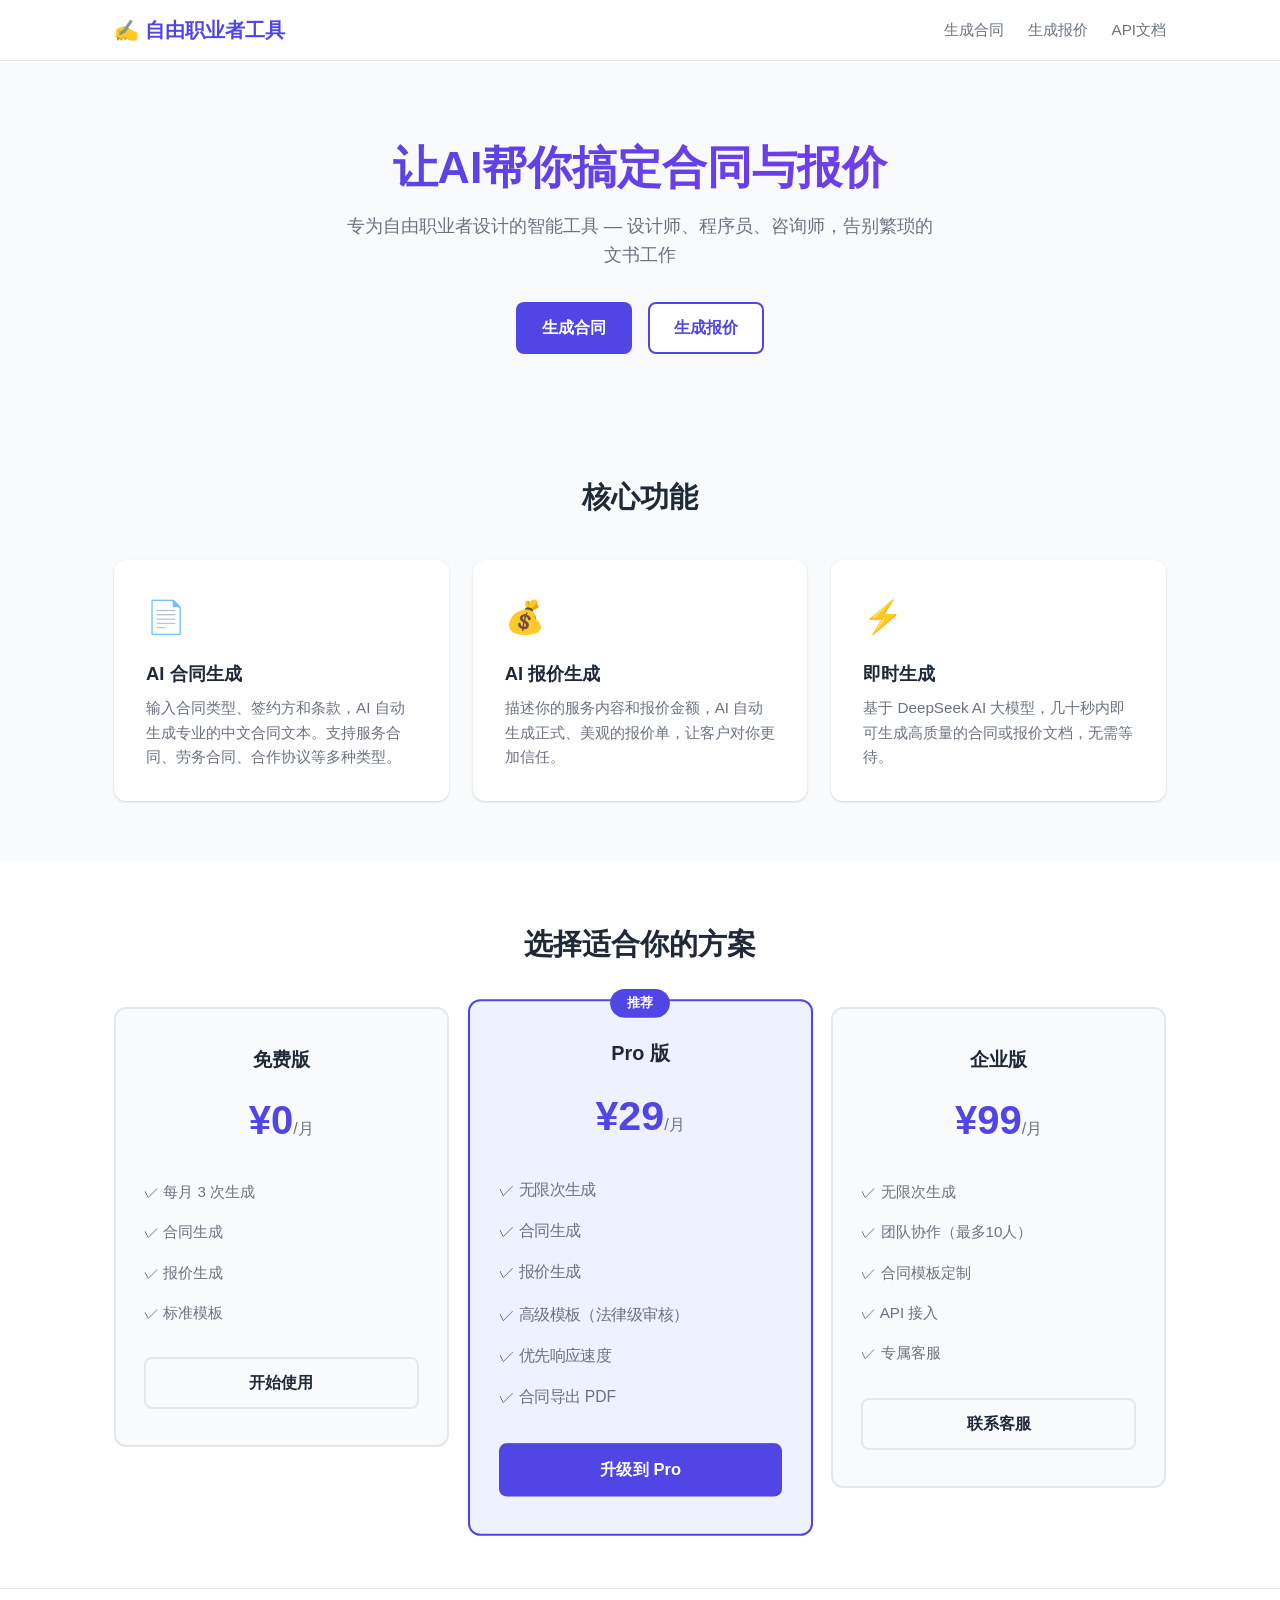
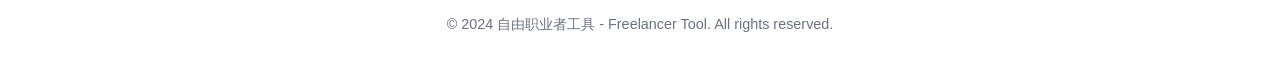
<file: static/index.html>
<!DOCTYPE html>
<html lang="zh-CN">
<head>
    <meta charset="UTF-8">
    <meta name="viewport" content="width=device-width, initial-scale=1.0">
    <title>自由职业者工具 - AI合同生成 & 报价生成</title>
    <link rel="stylesheet" href="/static/style.css">
</head>
<body>
    <nav class="navbar">
        <div class="container">
            <a href="/" class="logo">✍ 自由职业者工具</a>
            <div class="nav-links">
                <a href="/generate-contract">生成合同</a>
                <a href="/generate-quote">生成报价</a>
                <a href="/docs" target="_blank">API文档</a>
            </div>
        </div>
    </nav>

    <section class="hero">
        <div class="container">
            <h1>让AI帮你搞定合同与报价</h1>
            <p class="subtitle">专为自由职业者设计的智能工具 — 设计师、程序员、咨询师，告别繁琐的文书工作</p>
            <div class="hero-actions">
                <a href="/generate-contract" class="btn btn-primary">生成合同</a>
                <a href="/generate-quote" class="btn btn-secondary">生成报价</a>
            </div>
        </div>
    </section>

    <section class="features">
        <div class="container">
            <h2>核心功能</h2>
            <div class="feature-grid">
                <div class="feature-card">
                    <div class="icon">📄</div>
                    <h3>AI 合同生成</h3>
                    <p>输入合同类型、签约方和条款，AI 自动生成专业的中文合同文本。支持服务合同、劳务合同、合作协议等多种类型。</p>
                </div>
                <div class="feature-card">
                    <div class="icon">💰</div>
                    <h3>AI 报价生成</h3>
                    <p>描述你的服务内容和报价金额，AI 自动生成正式、美观的报价单，让客户对你更加信任。</p>
                </div>
                <div class="feature-card">
                    <div class="icon">⚡</div>
                    <h3>即时生成</h3>
                    <p>基于 DeepSeek AI 大模型，几十秒内即可生成高质量的合同或报价文档，无需等待。</p>
                </div>
            </div>
        </div>
    </section>

    <section class="pricing" id="pricing">
        <div class="container">
            <h2>选择适合你的方案</h2>
            <div class="pricing-grid">
                <div class="pricing-card free">
                    <h3>免费版</h3>
                    <div class="price">¥0<span>/月</span></div>
                    <ul>
                        <li>✓ 每月 3 次生成</li>
                        <li>✓ 合同生成</li>
                        <li>✓ 报价生成</li>
                        <li>✓ 标准模板</li>
                    </ul>
                    <a href="/generate-contract" class="btn btn-outline">开始使用</a>
                </div>
                <div class="pricing-card pro featured">
                    <div class="badge">推荐</div>
                    <h3>Pro 版</h3>
                    <div class="price">¥29<span>/月</span></div>
                    <ul>
                        <li>✓ 无限次生成</li>
                        <li>✓ 合同生成</li>
                        <li>✓ 报价生成</li>
                        <li>✓ 高级模板（法律级审核）</li>
                        <li>✓ 优先响应速度</li>
                        <li>✓ 合同导出 PDF</li>
                    </ul>
                    <a href="#" class="btn btn-primary">升级到 Pro</a>
                </div>
                <div class="pricing-card enterprise">
                    <h3>企业版</h3>
                    <div class="price">¥99<span>/月</span></div>
                    <ul>
                        <li>✓ 无限次生成</li>
                        <li>✓ 团队协作（最多10人）</li>
                        <li>✓ 合同模板定制</li>
                        <li>✓ API 接入</li>
                        <li>✓ 专属客服</li>
                    </ul>
                    <a href="#" class="btn btn-outline">联系客服</a>
                </div>
            </div>
        </div>
    </section>

    <footer>
        <div class="container">
            <p>&copy; 2024 自由职业者工具 - Freelancer Tool. All rights reserved.</p>
        </div>
    </footer>
</body>
</html>
</file>
<file: static/style.css>
/* ── Reset & Base ────────────────────────────────────────────────── */
*, *::before, *::after {
    box-sizing: border-box;
    margin: 0;
    padding: 0;
}

:root {
    --primary: #4F46E5;
    --primary-hover: #4338CA;
    --primary-light: #EEF2FF;
    --secondary: #10B981;
    --secondary-hover: #059669;
    --text: #1F2937;
    --text-light: #6B7280;
    --bg: #F9FAFB;
    --white: #FFFFFF;
    --border: #E5E7EB;
    --shadow: 0 1px 3px rgba(0,0,0,.1), 0 1px 2px rgba(0,0,0,.06);
    --shadow-lg: 0 10px 15px -3px rgba(0,0,0,.1), 0 4px 6px -2px rgba(0,0,0,.05);
    --radius: 12px;
    --radius-sm: 8px;
}

html {
    scroll-behavior: smooth;
}

body {
    font-family: -apple-system, BlinkMacSystemFont, "Segoe UI", "PingFang SC", "Hiragino Sans GB", "Microsoft YaHei", "Helvetica Neue", Helvetica, Arial, sans-serif;
    color: var(--text);
    background: var(--bg);
    line-height: 1.6;
    min-height: 100vh;
    display: flex;
    flex-direction: column;
}

.container {
    max-width: 1100px;
    margin: 0 auto;
    padding: 0 24px;
}

a {
    color: var(--primary);
    text-decoration: none;
}

/* ── Navbar ─────────────────────────────────────────────────────── */
.navbar {
    background: var(--white);
    border-bottom: 1px solid var(--border);
    padding: 14px 0;
    position: sticky;
    top: 0;
    z-index: 100;
    backdrop-filter: blur(8px);
    background: rgba(255,255,255,.95);
}

.navbar .container {
    display: flex;
    align-items: center;
    justify-content: space-between;
}

.logo {
    font-size: 1.25rem;
    font-weight: 700;
    color: var(--primary);
}

.nav-links {
    display: flex;
    gap: 24px;
}

.nav-links a {
    color: var(--text-light);
    font-size: .95rem;
    font-weight: 500;
    transition: color .2s;
}

.nav-links a:hover {
    color: var(--primary);
}

/* ── Buttons ────────────────────────────────────────────────────── */
.btn {
    display: inline-block;
    padding: .7rem 1.5rem;
    border-radius: var(--radius-sm);
    font-size: 1rem;
    font-weight: 600;
    cursor: pointer;
    transition: all .2s;
    border: 2px solid transparent;
    text-align: center;
}

.btn-primary {
    background: var(--primary);
    color: var(--white);
}

.btn-primary:hover {
    background: var(--primary-hover);
    transform: translateY(-1px);
}

.btn-secondary {
    background: var(--white);
    color: var(--primary);
    border-color: var(--primary);
}

.btn-secondary:hover {
    background: var(--primary-light);
    transform: translateY(-1px);
}

.btn-outline {
    background: transparent;
    color: var(--text);
    border-color: var(--border);
}

.btn-outline:hover {
    border-color: var(--primary);
    color: var(--primary);
}

.btn-small {
    padding: .4rem .9rem;
    font-size: .85rem;
    background: var(--primary-light);
    color: var(--primary);
    border: 1px solid var(--border);
}

.btn-small:hover {
    background: var(--primary);
    color: var(--white);
}

.btn-full {
    width: 100%;
}

/* ── Hero ───────────────────────────────────────────────────────── */
.hero {
    text-align: center;
    padding: 80px 0 60px;
}

.hero h1 {
    font-size: 2.8rem;
    font-weight: 800;
    line-height: 1.2;
    margin-bottom: 16px;
    background: linear-gradient(135deg, var(--primary), #7C3AED);
    -webkit-background-clip: text;
    -webkit-text-fill-color: transparent;
    background-clip: text;
}

.subtitle {
    font-size: 1.15rem;
    color: var(--text-light);
    max-width: 600px;
    margin: 0 auto 32px;
}

.hero-actions {
    display: flex;
    gap: 16px;
    justify-content: center;
    flex-wrap: wrap;
}

/* ── Features ───────────────────────────────────────────────────── */
.features, .pricing {
    padding: 60px 0;
}

.features h2, .pricing h2 {
    text-align: center;
    font-size: 1.8rem;
    font-weight: 700;
    margin-bottom: 40px;
}

.feature-grid {
    display: grid;
    grid-template-columns: repeat(auto-fit, minmax(280px, 1fr));
    gap: 24px;
}

.feature-card {
    background: var(--white);
    padding: 32px;
    border-radius: var(--radius);
    box-shadow: var(--shadow);
    transition: transform .2s, box-shadow .2s;
}

.feature-card:hover {
    transform: translateY(-4px);
    box-shadow: var(--shadow-lg);
}

.feature-card .icon {
    font-size: 2rem;
    margin-bottom: 16px;
}

.feature-card h3 {
    font-size: 1.15rem;
    margin-bottom: 8px;
}

.feature-card p {
    color: var(--text-light);
    font-size: .95rem;
}

/* ── Pricing ────────────────────────────────────────────────────── */
.pricing {
    background: var(--white);
}

.pricing-grid {
    display: grid;
    grid-template-columns: repeat(auto-fit, minmax(280px, 1fr));
    gap: 24px;
    align-items: start;
}

.pricing-card {
    background: var(--bg);
    padding: 36px 28px;
    border-radius: var(--radius);
    text-align: center;
    border: 2px solid var(--border);
    transition: transform .2s, box-shadow .2s;
    position: relative;
}

.pricing-card:hover {
    transform: translateY(-4px);
    box-shadow: var(--shadow-lg);
}

.pricing-card.featured {
    border-color: var(--primary);
    background: var(--primary-light);
    transform: scale(1.03);
}

.pricing-card.featured:hover {
    transform: scale(1.03) translateY(-4px);
}

.pricing-card .badge {
    position: absolute;
    top: -12px;
    left: 50%;
    transform: translateX(-50%);
    background: var(--primary);
    color: var(--white);
    padding: 4px 16px;
    border-radius: 20px;
    font-size: .8rem;
    font-weight: 600;
}

.pricing-card h3 {
    font-size: 1.2rem;
    margin-bottom: 12px;
}

.pricing-card .price {
    font-size: 2.5rem;
    font-weight: 800;
    color: var(--primary);
    margin-bottom: 20px;
}

.pricing-card .price span {
    font-size: 1rem;
    font-weight: 400;
    color: var(--text-light);
}

.pricing-card ul {
    list-style: none;
    text-align: left;
    margin-bottom: 24px;
}

.pricing-card ul li {
    padding: 8px 0;
    color: var(--text-light);
    font-size: .95rem;
}

.pricing-card .btn {
    width: 100%;
}

/* ── Form Pages ─────────────────────────────────────────────────── */
.page-main {
    flex: 1;
    padding: 48px 0;
}

.page-main h1 {
    font-size: 1.8rem;
    margin-bottom: 8px;
}

.page-desc {
    color: var(--text-light);
    margin-bottom: 32px;
}

.form-layout {
    display: grid;
    grid-template-columns: 1fr 1fr;
    gap: 32px;
    align-items: start;
}

@media (max-width: 768px) {
    .form-layout {
        grid-template-columns: 1fr;
    }
}

.form-card, .result-card {
    background: var(--white);
    padding: 32px;
    border-radius: var(--radius);
    box-shadow: var(--shadow);
}

.form-group {
    margin-bottom: 20px;
}

.form-group label {
    display: block;
    font-weight: 600;
    margin-bottom: 6px;
    font-size: .95rem;
}

.form-group input,
.form-group select,
.form-group textarea {
    width: 100%;
    padding: 10px 14px;
    border: 2px solid var(--border);
    border-radius: var(--radius-sm);
    font-size: 1rem;
    font-family: inherit;
    transition: border-color .2s;
    background: var(--white);
}

.form-group input:focus,
.form-group select:focus,
.form-group textarea:focus {
    outline: none;
    border-color: var(--primary);
}

.form-row {
    display: grid;
    grid-template-columns: 2fr 1fr;
    gap: 16px;
}

.usage-info {
    text-align: center;
    margin-bottom: 16px;
    padding: 10px;
    background: var(--primary-light);
    border-radius: var(--radius-sm);
    font-size: .9rem;
    color: var(--text-light);
}

.usage-info strong {
    color: var(--primary);
}

.result-card {
    background: var(--white);
}

.result-header {
    display: flex;
    justify-content: space-between;
    align-items: center;
    margin-bottom: 16px;
    flex-wrap: wrap;
    gap: 12px;
}

.result-header h2 {
    font-size: 1.2rem;
    margin: 0;
}

.result-actions {
    display: flex;
    gap: 8px;
}

.result-content {
    white-space: pre-wrap;
    font-family: "PingFang SC", "Microsoft YaHei", sans-serif;
    font-size: .95rem;
    line-height: 1.8;
    background: var(--bg);
    padding: 20px;
    border-radius: var(--radius-sm);
    max-height: 70vh;
    overflow-y: auto;
    border: 1px solid var(--border);
}

/* ── Toast ──────────────────────────────────────────────────────── */
.toast {
    position: fixed;
    bottom: 32px;
    left: 50%;
    transform: translateX(-50%);
    padding: 12px 24px;
    border-radius: var(--radius-sm);
    font-weight: 500;
    font-size: .95rem;
    z-index: 200;
    box-shadow: var(--shadow-lg);
    transition: opacity .3s, transform .3s;
    max-width: 90vw;
}

.toast.success {
    background: #D1FAE5;
    color: #065F46;
    border: 1px solid #A7F3D0;
}

.toast.error {
    background: #FEE2E2;
    color: #991B1B;
    border: 1px solid #FCA5A5;
}

.toast.hidden {
    opacity: 0;
    transform: translateX(-50%) translateY(20px);
    pointer-events: none;
}

/* ── Footer ─────────────────────────────────────────────────────── */
footer {
    background: var(--white);
    border-top: 1px solid var(--border);
    padding: 24px 0;
    text-align: center;
    color: var(--text-light);
    font-size: .9rem;
}

/* ── Utilities ──────────────────────────────────────────────────── */
.hidden {
    display: none !important;
}
</file>
